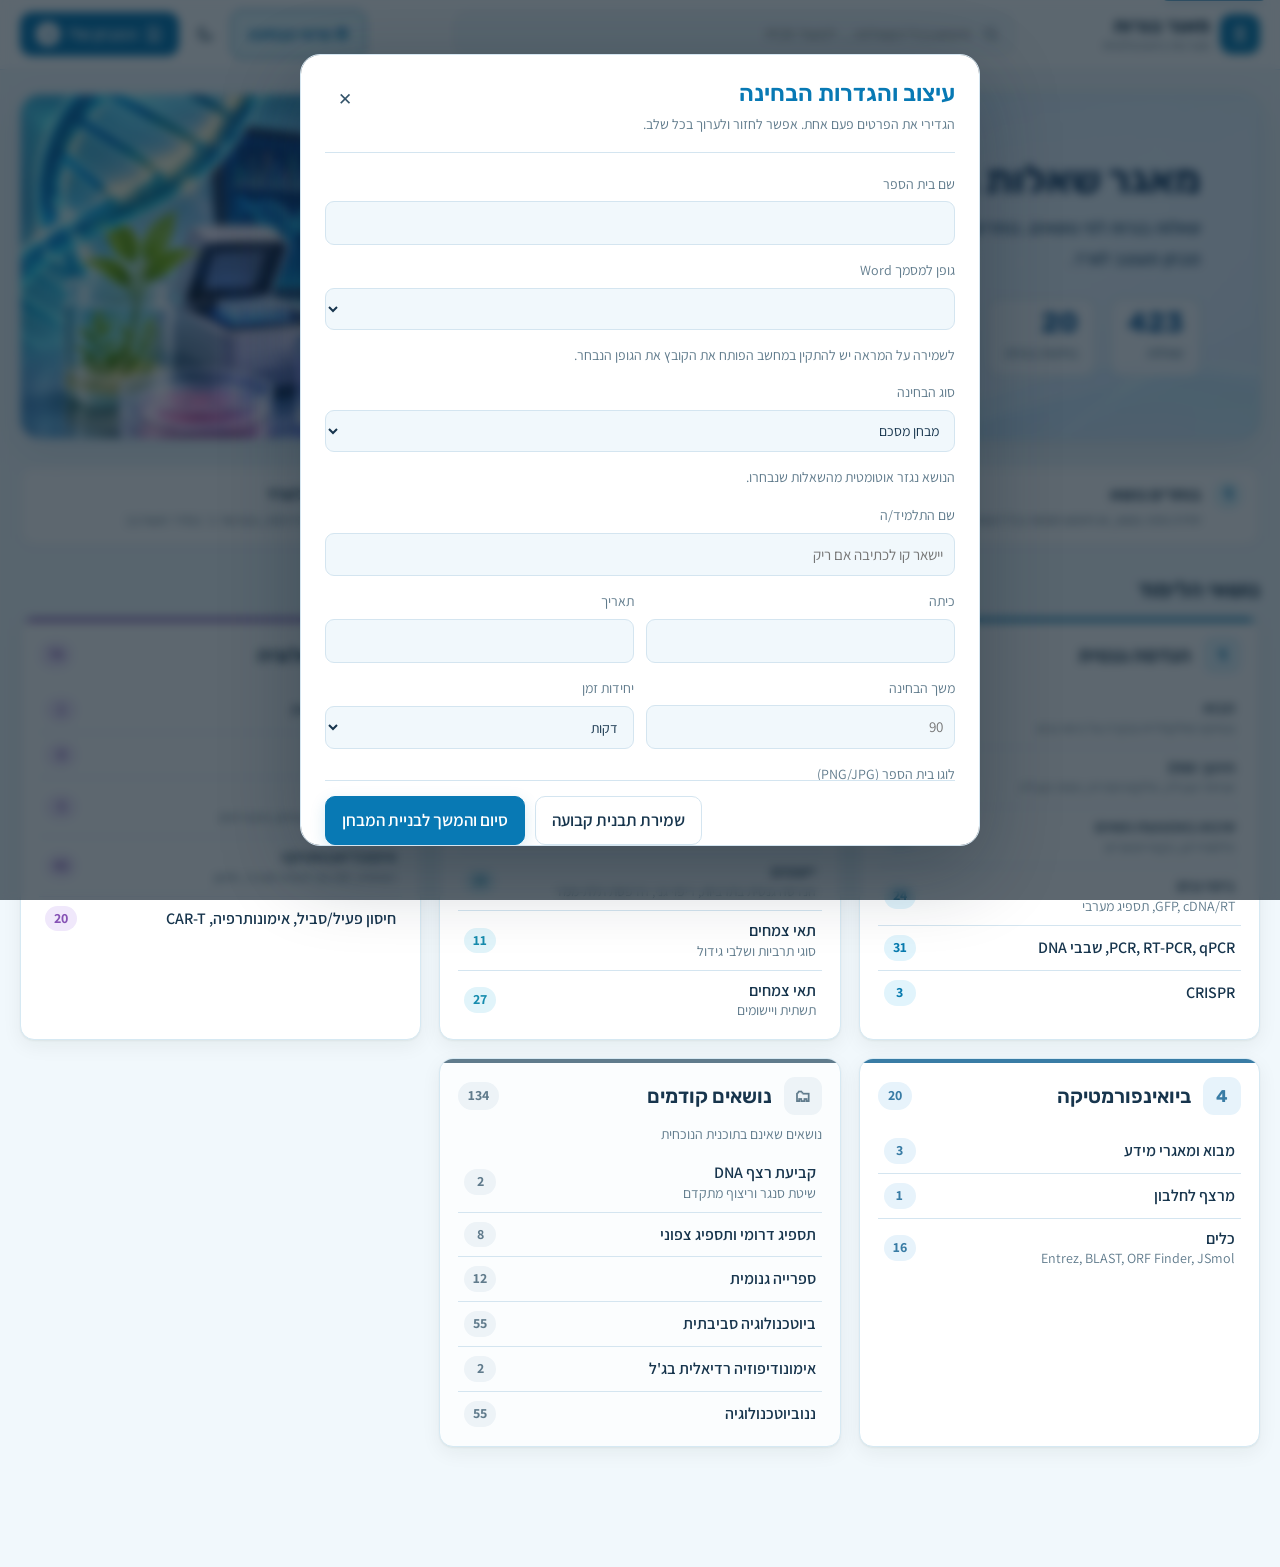
<file: docs/index.html>
<!doctype html>
<html lang="he" dir="rtl">
<head>
<meta charset="utf-8">
<meta name="viewport" content="width=device-width,initial-scale=1">
<title>מאגר הביוטכנולוגיה | מקיף ז׳ אשדוד</title>
<link rel="preconnect" href="https://fonts.googleapis.com">
<link rel="preconnect" href="https://fonts.gstatic.com" crossorigin>
<link rel="stylesheet" href="https://fonts.googleapis.com/css2?family=Assistant:wght@400;600;700&family=Rubik:wght@500;600;700&display=swap">
<link rel="stylesheet" href="style.css?v=13">
<script>
  // ערכת צבעים שנבחרה ידנית – לפני הציור, כדי שלא יהבהב
  try { const t = localStorage.getItem("bagrut-theme"); if (t) document.documentElement.dataset.theme = t; } catch (e) {}
</script>
</head>
<body>
<a class="skip" href="#results">דילוג לשאלות</a>

<header class="top">
  <a href="#" class="brand" aria-label="מאגר בגרות ביוטכנולוגיה – לדף הבית">
    <span class="logo" aria-hidden="true">
      <svg viewBox="0 0 32 32" width="22" height="22" fill="none" stroke="currentColor" stroke-width="2.2" stroke-linecap="round">
        <path d="M9 3c0 7 14 7 14 13S9 22 9 29"/><path d="M23 3c0 7-14 7-14 13s14 6 14 13"/>
        <path d="M11.5 8h9M11.5 24h9M13 12.5h6M13 19.5h6" stroke-width="1.8"/>
      </svg>
    </span>
    <span class="brand-text"><b>מאגר בגרות</b><small>מערכות ביוטכנולוגיות</small></span>
  </a>

  <form class="search" id="search-form" role="search" onsubmit="return false">
    <svg class="search-ico" viewBox="0 0 24 24" width="18" height="18" aria-hidden="true" fill="none" stroke="currentColor" stroke-width="2"><circle cx="11" cy="11" r="7"/><path d="m20 20-3.5-3.5"/></svg>
    <input id="search" type="search" placeholder="חיפוש בכל השאלות… למשל: PCR" aria-label="חיפוש שאלות" autocomplete="off">
  </form>

  <div class="top-actions">
    <button type="button" class="btn exam-settings-trigger" id="open-exam-settings">⚙ פרטי הבחינה</button>
    <button id="theme-toggle" class="icon-btn" type="button" aria-label="מצב כהה / בהיר" title="מצב כהה / בהיר">
      <svg class="i-moon" viewBox="0 0 24 24" width="20" height="20" fill="none" stroke="currentColor" stroke-width="2"><path d="M20 14.5A8 8 0 0 1 9.5 4 8 8 0 1 0 20 14.5Z"/></svg>
      <svg class="i-sun" viewBox="0 0 24 24" width="20" height="20" fill="none" stroke="currentColor" stroke-width="2"><circle cx="12" cy="12" r="4"/><path d="M12 2v2M12 20v2M4.9 4.9l1.4 1.4M17.7 17.7l1.4 1.4M2 12h2M20 12h2M4.9 19.1l1.4-1.4M17.7 6.3l1.4-1.4"/></svg>
    </button>
    <button id="cart-toggle" class="cart-btn" type="button" aria-controls="cart">
      <svg viewBox="0 0 24 24" width="18" height="18" fill="none" stroke="currentColor" stroke-width="2" aria-hidden="true"><path d="M8 3h8l3 3v15H5V3h3Z"/><path d="M9 10h6M9 14h6M9 18h4"/></svg>
      <span class="cart-btn-label">המבחן שלי</span>
      <span id="cart-count" class="count">0</span>
    </button>
  </div>
</header>

<div class="layout">
  <nav class="topics" id="topics" aria-label="נושאים"></nav>

  <main class="results" id="main">
    <div class="results-head" id="results-head">
      <nav id="crumbs" class="crumbs" aria-label="מיקום"></nav>
      <div class="title-row">
        <h1 id="results-title"></h1>
        <button type="button" id="topics-toggle" class="ghost-btn topics-toggle" aria-controls="topics" aria-expanded="false">כל הנושאים ▾</button>
      </div>
      <p id="results-sub" class="mute"></p>
      <div id="filters" class="filters" role="group" aria-label="סינון">
        <div class="seg" id="f-type" role="radiogroup" aria-label="סוג שאלה">
          <button type="button" data-type="" role="radio">הכול</button>
          <button type="button" data-type="open" role="radio">פתוחות</button>
          <button type="button" data-type="mc" role="radio">אמריקאיות</button>
          <button type="button" data-type="tf" role="radio">נכון / לא נכון</button>
        </div>
        <label class="select"><span class="sr">שנה</span>
          <select id="f-year"><option value="">כל השנים</option></select>
        </label>
        <label class="switch"><input type="checkbox" id="opt-online"><span class="track"></span> הסתרת שאלות עם כלים מקוונים</label>
        <label class="switch"><input type="checkbox" id="opt-source" checked><span class="track"></span> הפניה לבגרות</label>
        <button type="button" id="f-clear" class="link-btn" hidden>ניקוי סינון</button>
      </div>
    </div>
    <div id="results"></div>
  </main>
</div>

<div class="cartbar" id="cartbar" hidden>
  <div class="cartbar-in">
    <span id="cartbar-text"></span>
    <button type="button" id="cartbar-open" class="btn">לצפייה ועריכה</button>
  </div>
</div>

<div class="backdrop" id="backdrop" hidden></div>
<aside class="cart" id="cart" aria-label="המבחן שלי" aria-hidden="true">
  <div class="cart-head">
    <div>
      <h2>המבחן שלי</h2>
      <div id="cart-total" class="cart-total"></div>
    </div>
    <button id="cart-close" class="icon-btn" type="button" aria-label="סגירה">
      <svg viewBox="0 0 24 24" width="20" height="20" fill="none" stroke="currentColor" stroke-width="2"><path d="M6 6l12 12M18 6 6 18"/></svg>
    </button>
  </div>
  <div class="cart-body">
    <div id="cart-empty" class="cart-empty">
      <div class="empty-ico" aria-hidden="true">📝</div>
      <b>המבחן עדיין ריק</b>
      <p>לחצו על <span class="kbd">+ הוספה למבחן</span> ליד שאלה. אפשר לבחור סעיפים, לשנות ניקוד ולסדר מחדש.</p>
    </div>
    <ol id="cart-list" class="cart-list"></ol>

    <div class="exam-score-panel" id="exam-score-panel" role="status"></div>
    <button type="button" class="btn exam-settings-in-cart" id="cart-exam-settings">⚙ פרטי הבחינה ועיצוב הוורד</button>
    <div id="convert" class="convert"></div>
  </div>
  <div class="cart-foot">
    <div class="cart-actions">
      <button type="button" id="export-a" class="btn primary" disabled>
        <svg viewBox="0 0 24 24" width="18" height="18" fill="none" stroke="currentColor" stroke-width="2" aria-hidden="true"><path d="M12 3v12m0 0-4-4m4 4 4-4M5 21h14"/></svg>
        ייצוא לוורד</button>
      <button type="button" id="export-b" class="btn" disabled title="השאלות והאפשרויות בסדר מעורבב">טור ב׳</button>
    </div>
    <div class="cart-foot-row">
      <p id="export-status" class="mute small" role="status"></p>
      <button type="button" id="cart-clear" class="link-btn danger" hidden>ריקון המבחן</button>
    </div>
  </div>
</aside>

    <dialog class="exam-settings-modal" id="exam-settings-modal" aria-labelledby="exam-settings-heading">
      <div class="exam-modal-head"><div><h2 id="exam-settings-heading">עיצוב והגדרות הבחינה</h2><p>הגדירי את הפרטים פעם אחת. אפשר לחזור ולערוך בכל שלב.</p></div><button type="button" class="icon-btn" id="close-exam-settings" aria-label="סגירה">✕</button></div>
      <form id="header-form" class="header-form" autocomplete="off">
        <label>שם בית הספר <input name="school"></label>
        <label>גופן למסמך Word <select name="font"><option value="Arial">Arial — אריאל</option><option value="Tahoma">Tahoma — טהומה</option><option value="David">David — דוד / בן דוד</option><option value="Varela Round">Varela Round — ורלה ראונד</option></select></label><p class="mute small">לשמירה על המראה יש להתקין במחשב הפותח את הקובץ את הגופן הנבחר.</p>
        <label>סוג הבחינה <select name="exam"><option value="מבחן מסכם">מבחן מסכם</option><option value="מבחן">מבחן</option><option value="בוחן">בוחן</option><option value="מתכונת">מתכונת</option><option value="דף תרגול">דף תרגול</option></select></label><p class="mute small">הנושא נגזר אוטומטית מהשאלות שנבחרו.</p>
        <label>שם התלמיד/ה <input name="student" placeholder="יישאר קו לכתיבה אם ריק"></label>
        <div class="two">
          <label>כיתה <input name="cls"></label>
          <label>תאריך <input name="date"></label>
        </div>
        <div class="two"><label>משך הבחינה <input name="duration" type="number" min="1" step="1" placeholder="90"></label><label>יחידות זמן <select name="durationUnit"><option value="דקות">דקות</option><option value="שעות">שעות</option></select></label></div>
        <label>לוגו בית הספר (PNG/JPG) <input id="exam-logo" type="file" accept="image/png,image/jpeg"></label>
        <button type="button" class="link-btn" id="remove-logo">הסרת הלוגו</button>
        <small id="logo-status" class="mute">לא נבחר לוגו</small>
        <label>סידור השאלות <select name="layout"><option value="sections">חלוקה לחלקים לפי סוג השאלה</option><option value="order">לפי הסדר שבחרתי</option></select></label>
        <label>שורות תשובה כברירת מחדל לשאלות פתוחות <input name="answerLines" type="number" min="0" max="20" value="4"></label>
        <label>הוראות <textarea name="instructions" rows="3"></textarea></label>
        <p class="mute small">שדה ריק לא יודפס.</p>
      </form>
      <div class="exam-modal-foot"><button type="button" class="btn" id="save-template">שמירת תבנית קבועה</button><button type="button" class="btn primary" id="apply-exam-settings">סיום והמשך לבניית המבחן</button></div><span id="template-status" class="mute small"></span>
    </dialog>

<div class="toast" id="toast" role="status" aria-live="polite"></div>
<button type="button" class="to-top" id="to-top" aria-label="חזרה לראש העמוד" hidden>
  <svg viewBox="0 0 24 24" width="20" height="20" fill="none" stroke="currentColor" stroke-width="2"><path d="M12 19V5M5 12l7-7 7 7"/></svg>
</button>

<script src="vendor/docx-9.5.1.umd.js"></script>
<script src="data.js?v=9"></script>
<script src="app.js?v=13"></script>
<script src="export.js?v=17"></script>
</body>
</html>
</file>
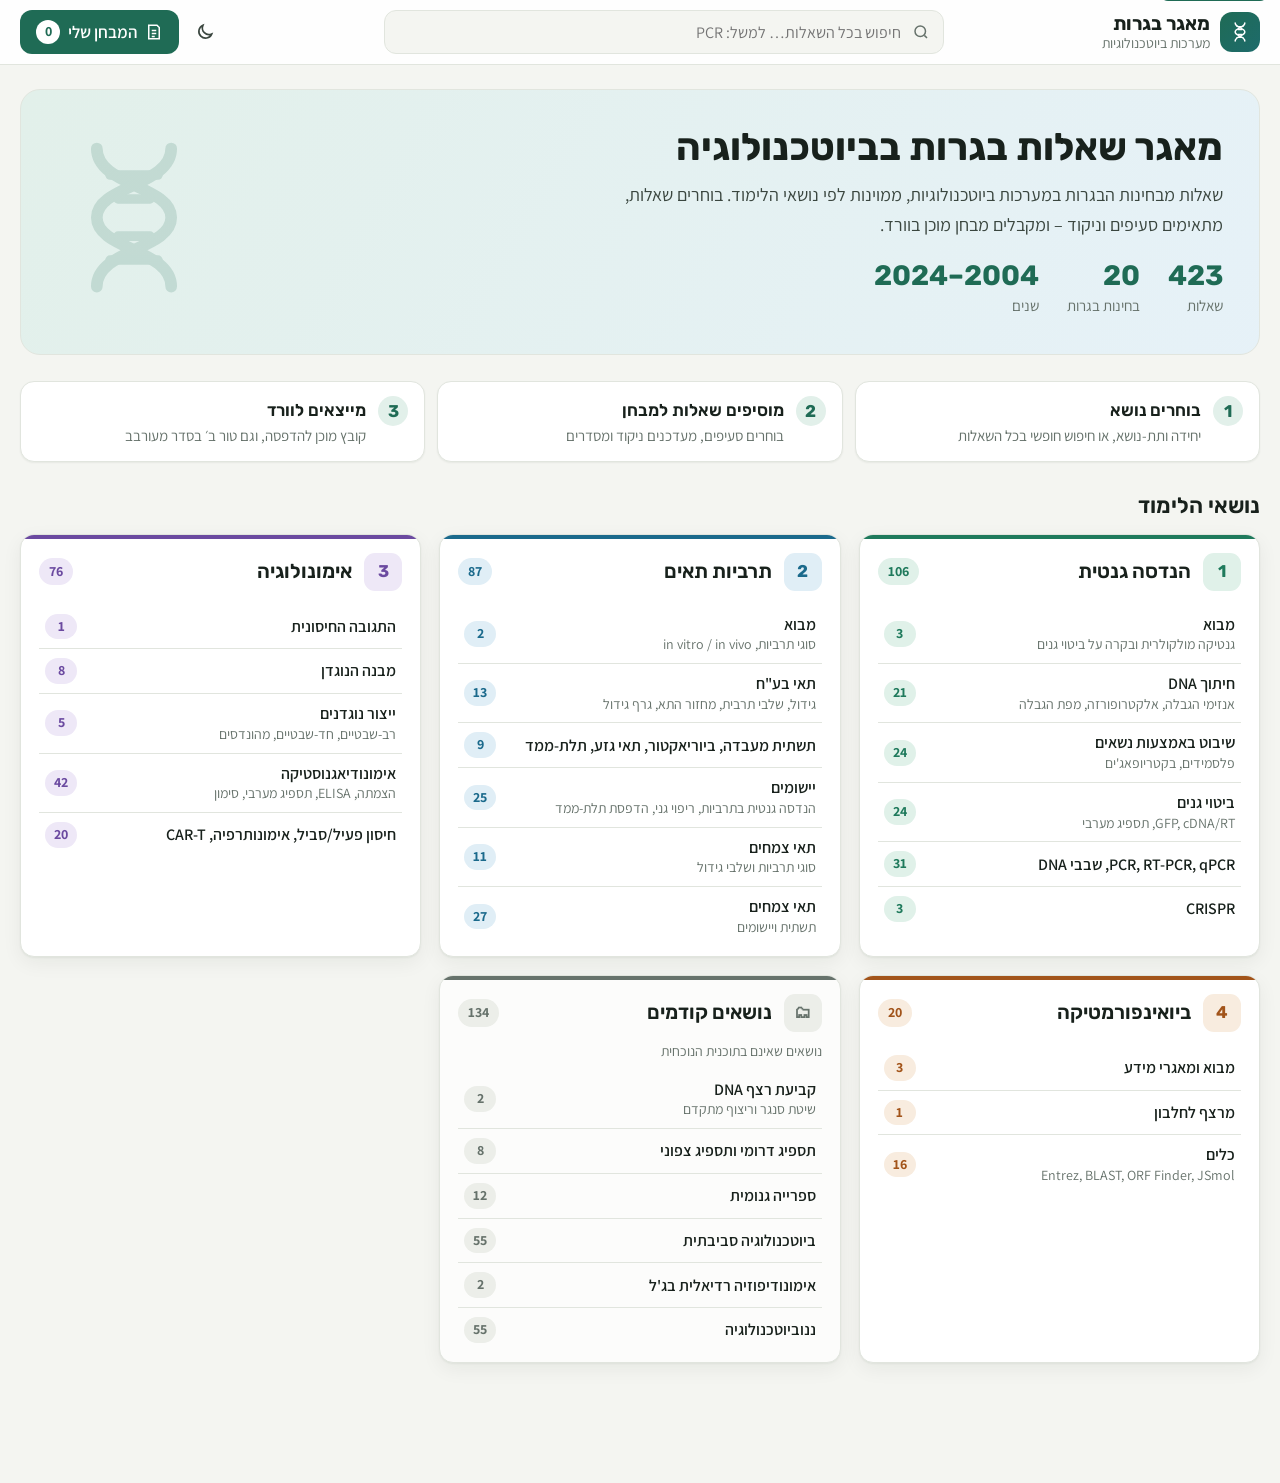
<file: site/index.html>
<!doctype html>
<html lang="he" dir="rtl">
<head>
<meta charset="utf-8">
<meta name="viewport" content="width=device-width,initial-scale=1">
<title>מאגר בגרות ביוטכנולוגיה</title>
<link rel="preconnect" href="https://fonts.googleapis.com">
<link rel="preconnect" href="https://fonts.gstatic.com" crossorigin>
<link rel="stylesheet" href="https://fonts.googleapis.com/css2?family=Assistant:wght@400;600;700&family=Rubik:wght@500;600;700&display=swap">
<link rel="stylesheet" href="style.css?v=9">
<script>
  // ערכת צבעים שנבחרה ידנית – לפני הציור, כדי שלא יהבהב
  try { const t = localStorage.getItem("bagrut-theme"); if (t) document.documentElement.dataset.theme = t; } catch (e) {}
</script>
</head>
<body>
<a class="skip" href="#results">דילוג לשאלות</a>

<header class="top">
  <a href="#" class="brand" aria-label="מאגר בגרות ביוטכנולוגיה – לדף הבית">
    <span class="logo" aria-hidden="true">
      <svg viewBox="0 0 32 32" width="22" height="22" fill="none" stroke="currentColor" stroke-width="2.2" stroke-linecap="round">
        <path d="M9 3c0 7 14 7 14 13S9 22 9 29"/><path d="M23 3c0 7-14 7-14 13s14 6 14 13"/>
        <path d="M11.5 8h9M11.5 24h9M13 12.5h6M13 19.5h6" stroke-width="1.8"/>
      </svg>
    </span>
    <span class="brand-text"><b>מאגר בגרות</b><small>מערכות ביוטכנולוגיות</small></span>
  </a>

  <form class="search" id="search-form" role="search" onsubmit="return false">
    <svg class="search-ico" viewBox="0 0 24 24" width="18" height="18" aria-hidden="true" fill="none" stroke="currentColor" stroke-width="2"><circle cx="11" cy="11" r="7"/><path d="m20 20-3.5-3.5"/></svg>
    <input id="search" type="search" placeholder="חיפוש בכל השאלות… למשל: PCR" aria-label="חיפוש שאלות" autocomplete="off">
  </form>

  <div class="top-actions">
    <button id="theme-toggle" class="icon-btn" type="button" aria-label="מצב כהה / בהיר" title="מצב כהה / בהיר">
      <svg class="i-moon" viewBox="0 0 24 24" width="20" height="20" fill="none" stroke="currentColor" stroke-width="2"><path d="M20 14.5A8 8 0 0 1 9.5 4 8 8 0 1 0 20 14.5Z"/></svg>
      <svg class="i-sun" viewBox="0 0 24 24" width="20" height="20" fill="none" stroke="currentColor" stroke-width="2"><circle cx="12" cy="12" r="4"/><path d="M12 2v2M12 20v2M4.9 4.9l1.4 1.4M17.7 17.7l1.4 1.4M2 12h2M20 12h2M4.9 19.1l1.4-1.4M17.7 6.3l1.4-1.4"/></svg>
    </button>
    <button id="cart-toggle" class="cart-btn" type="button" aria-controls="cart">
      <svg viewBox="0 0 24 24" width="18" height="18" fill="none" stroke="currentColor" stroke-width="2" aria-hidden="true"><path d="M8 3h8l3 3v15H5V3h3Z"/><path d="M9 10h6M9 14h6M9 18h4"/></svg>
      <span class="cart-btn-label">המבחן שלי</span>
      <span id="cart-count" class="count">0</span>
    </button>
  </div>
</header>

<div class="layout">
  <nav class="topics" id="topics" aria-label="נושאים"></nav>

  <main class="results" id="main">
    <div class="results-head" id="results-head">
      <nav id="crumbs" class="crumbs" aria-label="מיקום"></nav>
      <div class="title-row">
        <h1 id="results-title"></h1>
        <button type="button" id="topics-toggle" class="ghost-btn topics-toggle" aria-controls="topics" aria-expanded="false">כל הנושאים ▾</button>
      </div>
      <p id="results-sub" class="mute"></p>
      <div id="filters" class="filters" role="group" aria-label="סינון">
        <div class="seg" id="f-type" role="radiogroup" aria-label="סוג שאלה">
          <button type="button" data-type="" role="radio">הכול</button>
          <button type="button" data-type="open" role="radio">פתוחות</button>
          <button type="button" data-type="mc" role="radio">אמריקאיות</button>
          <button type="button" data-type="tf" role="radio">נכון / לא נכון</button>
        </div>
        <label class="select"><span class="sr">שנה</span>
          <select id="f-year"><option value="">כל השנים</option></select>
        </label>
        <label class="switch"><input type="checkbox" id="opt-online"><span class="track"></span> הסתרת שאלות עם כלים מקוונים</label>
        <label class="switch"><input type="checkbox" id="opt-source" checked><span class="track"></span> הפניה לבגרות</label>
        <button type="button" id="f-clear" class="link-btn" hidden>ניקוי סינון</button>
      </div>
    </div>
    <div id="results"></div>
  </main>
</div>

<div class="cartbar" id="cartbar" hidden>
  <div class="cartbar-in">
    <span id="cartbar-text"></span>
    <button type="button" id="cartbar-open" class="btn">לצפייה ועריכה</button>
  </div>
</div>

<div class="backdrop" id="backdrop" hidden></div>
<aside class="cart" id="cart" aria-label="המבחן שלי" aria-hidden="true">
  <div class="cart-head">
    <div>
      <h2>המבחן שלי</h2>
      <div id="cart-total" class="cart-total"></div>
    </div>
    <button id="cart-close" class="icon-btn" type="button" aria-label="סגירה">
      <svg viewBox="0 0 24 24" width="20" height="20" fill="none" stroke="currentColor" stroke-width="2"><path d="M6 6l12 12M18 6 6 18"/></svg>
    </button>
  </div>
  <div class="cart-body">
    <div id="cart-empty" class="cart-empty">
      <div class="empty-ico" aria-hidden="true">📝</div>
      <b>המבחן עדיין ריק</b>
      <p>לחצו על <span class="kbd">+ הוספה למבחן</span> ליד שאלה. אפשר לבחור סעיפים, לשנות ניקוד ולסדר מחדש.</p>
    </div>
    <ol id="cart-list" class="cart-list"></ol>
    <details class="exam-details" id="exam-details">
      <summary>פרטי הכותרת בקובץ הוורד</summary>
      <form id="header-form" class="header-form" autocomplete="off">
        <label>שם בית הספר <input name="school"></label>
        <label>שם המבחן <input name="exam"></label>
        <div class="two">
          <label>כיתה <input name="cls"></label>
          <label>תאריך <input name="date"></label>
        </div>
        <label>משך <input name="duration" placeholder="למשל: שעתיים"></label>
        <label>הוראות <textarea name="instructions" rows="3"></textarea></label>
        <p class="mute small">שדה ריק לא יודפס.</p>
      </form>
    </details>
    <div id="convert" class="convert"></div>
  </div>
  <div class="cart-foot">
    <div class="cart-actions">
      <button type="button" id="export-a" class="btn primary" disabled>
        <svg viewBox="0 0 24 24" width="18" height="18" fill="none" stroke="currentColor" stroke-width="2" aria-hidden="true"><path d="M12 3v12m0 0-4-4m4 4 4-4M5 21h14"/></svg>
        ייצוא לוורד</button>
      <button type="button" id="export-b" class="btn" disabled title="השאלות והאפשרויות בסדר מעורבב">טור ב׳</button>
    </div>
    <div class="cart-foot-row">
      <p id="export-status" class="mute small" role="status"></p>
      <button type="button" id="cart-clear" class="link-btn danger" hidden>ריקון המבחן</button>
    </div>
  </div>
</aside>

<div class="toast" id="toast" role="status" aria-live="polite"></div>
<button type="button" class="to-top" id="to-top" aria-label="חזרה לראש העמוד" hidden>
  <svg viewBox="0 0 24 24" width="20" height="20" fill="none" stroke="currentColor" stroke-width="2"><path d="M12 19V5M5 12l7-7 7 7"/></svg>
</button>

<script src="vendor/docx-9.5.1.umd.js"></script>
<script src="data.js?v=9"></script>
<script src="app.js?v=9"></script>
<script src="export.js?v=9"></script>
</body>
</html>
</file>
<file: docs/style.css>
/* ---------- צבעים ---------- */
:root {
  --bg: #f1f8fc; --bg2: #e7f3fa; --card: #ffffff; --ink: #17354d; --ink2: #34546a; --mute: #607b8c; --line: #d4e5f0;
  --acc: #0879b4; --acc-hover: #056493; --acc-soft: #e0f5fb; --acc-ink: #ffffff;
  --warn: #8a5a00; --warnbg: #fff4dc; --info: #126a9e; --infobg: #e5f5fd; --danger: #b3261e;
  --ge: #087baf; --ge-soft: #e1f4fc; --cc: #168cae; --cc-soft: #e1f4fa;
  --im: #8652b5; --im-soft: #f0e8fb; --bi: #397ca5; --bi-soft: #e7f3fb; --old: #607b8c; --old-soft: #edf3f7;
  --mark: #fff0a8;
  --shadow-sm: 0 1px 2px rgba(20, 30, 24, .06);
  --shadow: 0 1px 2px rgba(20, 30, 24, .05), 0 6px 20px rgba(20, 30, 24, .06);
  --shadow-lg: 0 10px 40px rgba(20, 30, 24, .18);
  --r: 14px; --r-sm: 9px;
  --head: "Rubik", "Assistant", "Arial Hebrew", Arial, sans-serif;
  --body: "Assistant", "Arial Hebrew", Arial, sans-serif;
  color-scheme: light;
}
@media (prefers-color-scheme: dark) {
  :root:not([data-theme="light"]) {
    --bg: #111513; --bg2: #181d1a; --card: #1a201c; --ink: #e8ede9; --ink2: #c4cdc7; --mute: #97a39c; --line: #2b332e;
    --acc: #6fcca5; --acc-hover: #8ad8b7; --acc-soft: #1d3329; --acc-ink: #0d2219;
    --warn: #f0c46a; --warnbg: #2d2514; --info: #9cc4ee; --infobg: #16263a; --danger: #ff8a80;
    --ge: #6fcca5; --ge-soft: #1c3229; --cc: #7cc3e3; --cc-soft: #172b36;
    --im: #bba3e6; --im-soft: #292138; --bi: #eba870; --bi-soft: #33251a; --old: #a7b2ab; --old-soft: #242a26;
    --mark: #5c4d0f;
    --shadow-sm: none; --shadow: 0 1px 0 rgba(255,255,255,.02); --shadow-lg: 0 10px 40px rgba(0,0,0,.5);
    color-scheme: dark;
  }
}
:root[data-theme="dark"] {
  --bg: #111513; --bg2: #181d1a; --card: #1a201c; --ink: #e8ede9; --ink2: #c4cdc7; --mute: #97a39c; --line: #2b332e;
  --acc: #6fcca5; --acc-hover: #8ad8b7; --acc-soft: #1d3329; --acc-ink: #0d2219;
  --warn: #f0c46a; --warnbg: #2d2514; --info: #9cc4ee; --infobg: #16263a; --danger: #ff8a80;
  --ge: #6fcca5; --ge-soft: #1c3229; --cc: #7cc3e3; --cc-soft: #172b36;
  --im: #bba3e6; --im-soft: #292138; --bi: #eba870; --bi-soft: #33251a; --old: #a7b2ab; --old-soft: #242a26;
  --mark: #5c4d0f;
  --shadow-sm: none; --shadow: 0 1px 0 rgba(255,255,255,.02); --shadow-lg: 0 10px 40px rgba(0,0,0,.5);
  color-scheme: dark;
}
.u-GE { --u: var(--ge); --u-soft: var(--ge-soft); }
.u-CC { --u: var(--cc); --u-soft: var(--cc-soft); }
.u-IM { --u: var(--im); --u-soft: var(--im-soft); }
.u-BI { --u: var(--bi); --u-soft: var(--bi-soft); }
.u-OLD { --u: var(--old); --u-soft: var(--old-soft); }

/* ---------- בסיס ---------- */
* { box-sizing: border-box; }
[hidden] { display: none !important; }
html { scroll-padding-top: 84px; }
body { margin: 0; background: var(--bg); color: var(--ink); font: 17px/1.7 var(--body);
  -webkit-font-smoothing: antialiased; }
h1, h2, h3 { font-family: var(--head); font-weight: 600; line-height: 1.25; }
button, input, select, textarea { font: inherit; color: inherit; }
button { cursor: pointer; }
button:disabled { cursor: not-allowed; opacity: .5; }
a { color: var(--acc); }
:focus-visible { outline: 2.5px solid var(--acc); outline-offset: 2px; border-radius: 6px; }
.mute { color: var(--mute); }
.small { font-size: 14px; }
.sr { position: absolute; width: 1px; height: 1px; overflow: hidden; clip: rect(0 0 0 0); }
.skip { position: absolute; top: -40px; inset-inline-start: 12px; background: var(--acc); color: var(--acc-ink);
  padding: 6px 12px; border-radius: 8px; z-index: 50; }
.skip:focus { top: 8px; }
mark { background: var(--mark); color: inherit; border-radius: 3px; padding: 0 1px; }

/* כפתורים */
.btn { display: inline-flex; align-items: center; justify-content: center; gap: 8px; border: 1px solid var(--line);
  background: var(--card); color: var(--ink); border-radius: 10px; padding: 9px 16px; font-weight: 600;
  transition: background .15s, border-color .15s, transform .05s; }
.btn:hover:not(:disabled) { border-color: var(--acc); color: var(--acc); }
.btn:active:not(:disabled) { transform: translateY(1px); }
.btn.primary { background: var(--acc); border-color: var(--acc); color: var(--acc-ink); }
.btn.primary:hover:not(:disabled) { background: var(--acc-hover); color: var(--acc-ink); }
.icon-btn { display: inline-grid; place-items: center; width: 40px; height: 40px; border-radius: 10px;
  background: none; border: 1px solid transparent; color: var(--ink2); }
.icon-btn:hover { background: var(--bg2); }
.ghost-btn { background: none; border: 1px solid var(--line); border-radius: 99px; padding: 4px 14px; font-size: 15px; color: var(--ink2); }
.link-btn { background: none; border: 0; padding: 2px 4px; color: var(--acc); font-size: 15px; font-weight: 600; }
.link-btn:hover { text-decoration: underline; }
.link-btn.danger { color: var(--danger); font-weight: 400; font-size: 14px; }
.kbd { white-space: nowrap; font-weight: 600; color: var(--acc); }

/* ---------- כותרת עליונה ---------- */
.top { position: sticky; top: 0; z-index: 20; display: flex; align-items: center; gap: 20px;
  padding: 10px max(20px, calc((100vw - 1440px) / 2)); background: color-mix(in srgb, var(--card) 88%, transparent);
  backdrop-filter: saturate(1.4) blur(10px); border-bottom: 1px solid var(--line); }
.brand { display: flex; align-items: center; gap: 10px; text-decoration: none; color: var(--ink); flex: none; }
.logo { display: grid; place-items: center; width: 40px; height: 40px; border-radius: 12px;
  background: linear-gradient(135deg, var(--acc), color-mix(in srgb, var(--acc) 60%, var(--cc))); color: var(--acc-ink); }
.brand-text { display: flex; flex-direction: column; line-height: 1.15; }
.brand-text b { font-family: var(--head); font-size: 19px; font-weight: 700; }
.brand-text small { font-size: 14px; color: var(--mute); }
.search { position: relative; flex: 1; max-width: 560px; margin-inline: auto; }
.search input { width: 100%; height: 44px; border: 1px solid var(--line); background: var(--bg); border-radius: 12px;
  padding-inline: 42px 14px; font-size: 16px; transition: border-color .15s, background .15s, box-shadow .15s; }
.search input:focus { outline: none; background: var(--card); border-color: var(--acc); box-shadow: 0 0 0 4px var(--acc-soft); }
.search-ico { position: absolute; inset-inline-start: 14px; top: 13px; color: var(--mute); pointer-events: none; }
.top-actions { display: flex; align-items: center; gap: 6px; flex: none; }
.cart-btn { display: inline-flex; align-items: center; gap: 8px; height: 44px; padding: 0 16px; border-radius: 12px;
  background: var(--acc); color: var(--acc-ink); border: 0; font-weight: 600; transition: background .15s; }
.cart-btn:hover { background: var(--acc-hover); }
.cart-btn .count { min-width: 24px; height: 24px; padding: 0 7px; border-radius: 99px; display: inline-grid; place-items: center;
  background: var(--acc-ink); color: var(--acc); font-size: 14px; font-weight: 700; }
.cart-btn.bump .count { animation: bump .35s ease; }
@keyframes bump { 40% { transform: scale(1.35); } }
:root .i-sun { display: none; }
:root[data-theme="dark"] .i-sun { display: block; }
:root[data-theme="dark"] .i-moon { display: none; }
@media (prefers-color-scheme: dark) {
  :root:not([data-theme="light"]) .i-sun { display: block; }
  :root:not([data-theme="light"]) .i-moon { display: none; }
}

/* ---------- פריסה ---------- */
.layout { display: grid; grid-template-columns: 290px minmax(0, 1fr); gap: 28px;
  max-width: 1440px; margin: 0 auto; padding: 24px 20px 120px; align-items: start; }
body.dash .layout { grid-template-columns: minmax(0, 1fr); }
body.dash .topics, body.dash .filters, body.dash .topics-toggle { display: none; }

/* ---------- עץ נושאים ---------- */
.topics { position: sticky; top: 88px; max-height: calc(100vh - 108px); overflow: auto; overscroll-behavior: contain;
  background: var(--card); border: 1px solid var(--line); border-radius: var(--r); padding: 10px; box-shadow: var(--shadow-sm); }
.unit + .unit { margin-top: 2px; }
.unit.folder { border-top: 1px dashed var(--line); margin-top: 8px; padding-top: 8px; }
.topic-btn { display: flex; width: 100%; align-items: center; gap: 10px; text-align: start;
  background: none; border: 0; color: var(--ink); padding: 7px 10px; border-radius: 10px; line-height: 1.35; }
.topic-btn:hover { background: var(--bg); }
.topic-btn .label { flex: 1; }
.topic-btn .n { flex: none; color: var(--mute); font-size: 14px; font-variant-numeric: tabular-nums; }
.unit-btn { font-family: var(--head); font-weight: 600; font-size: 16px; }
.unit-btn .dot { flex: none; width: 10px; height: 10px; border-radius: 50%; background: var(--u); }
.unit-btn .chev { flex: none; color: var(--mute); transition: transform .2s; font-size: 12px; }
.unit.open .unit-btn .chev { transform: rotate(180deg); }
.subs { display: none; margin: 2px 0 6px; padding-inline-start: 14px; border-inline-start: 2px solid var(--u-soft); margin-inline-start: 14px; }
.unit.open .subs { display: block; }
.sub-btn { font-size: 15px; padding: 6px 10px; }
.sub-btn.empty { color: var(--mute); }
.topic-btn.active { background: var(--u-soft); color: var(--u); font-weight: 700; }
.topic-btn.active .n { color: var(--u); }

/* ---------- כותרת תוצאות וסינון ---------- */
.results { min-width: 0; }
.crumbs { font-size: 15px; color: var(--mute); min-height: 1.4em; }
.crumbs a { color: var(--mute); text-decoration: none; }
.crumbs a:hover { color: var(--acc); text-decoration: underline; }
.title-row { display: flex; align-items: center; gap: 12px; justify-content: space-between; }
.results-head h1 { margin: 2px 0 2px; font-size: 30px; }
.results-head > p { margin: 0 0 14px; }
.topics-toggle { display: none; }
.filters { display: flex; flex-wrap: wrap; align-items: center; gap: 10px 18px; padding: 10px 12px; margin-bottom: 18px;
  background: var(--card); border: 1px solid var(--line); border-radius: var(--r); box-shadow: var(--shadow-sm); font-size: 15px; }
.seg { display: inline-flex; background: var(--bg); border-radius: 10px; padding: 3px; gap: 2px; }
.seg button { border: 0; background: none; padding: 5px 12px; border-radius: 8px; color: var(--ink2); font-size: 15px; }
.seg button:hover { color: var(--ink); }
.seg button[aria-checked="true"] { background: var(--card); color: var(--acc); font-weight: 700; box-shadow: var(--shadow-sm), 0 0 0 1px var(--line); }
.select select { height: 36px; border: 1px solid var(--line); border-radius: 10px; background: var(--bg); padding: 0 10px; font-size: 15px; }
.switch { display: inline-flex; align-items: center; gap: 8px; cursor: pointer; color: var(--ink2); user-select: none; }
.switch input { position: absolute; opacity: 0; }
.switch .track { position: relative; flex: none; width: 34px; height: 20px; border-radius: 99px; background: var(--line); transition: background .15s; }
.switch .track::after { content: ""; position: absolute; top: 3px; inset-inline-start: 3px; width: 14px; height: 14px; border-radius: 50%;
  background: #fff; box-shadow: 0 1px 2px rgba(0,0,0,.25); transition: inset-inline-start .15s; }
.switch input:checked + .track { background: var(--acc); }
.switch input:checked + .track::after { inset-inline-start: 17px; }
.switch input:focus-visible + .track { outline: 2.5px solid var(--acc); outline-offset: 2px; }
.group-title { font-size: 18px; color: var(--ink2); margin: 34px 0 12px; display: flex; align-items: center; gap: 10px; }
.group-title::after { content: ""; flex: 1; height: 1px; background: var(--line); }

/* ---------- דף הבית ---------- */
.hero { position: relative; overflow: hidden; border-radius: 20px; padding: 34px 36px; margin-bottom: 26px;
  background: linear-gradient(120deg, var(--acc-soft), color-mix(in srgb, var(--cc-soft) 80%, var(--card)));
  border: 1px solid var(--line); }
.hero h1 { margin: 0 0 8px; font-size: clamp(26px, 3.4vw, 38px); font-weight: 700; }
.hero p { margin: 0; max-width: 640px; color: var(--ink2); font-size: 18px; }
.hero .helix { position: absolute; inset-inline-end: 28px; top: 50%; transform: translateY(-50%); width: 170px; color: var(--acc); opacity: .16; }
.stats { display: flex; flex-wrap: wrap; gap: 10px 28px; margin-top: 20px; }
.stat b { display: block; font-family: var(--head); font-size: 28px; line-height: 1.1; color: var(--acc); }
.stat span { font-size: 15px; color: var(--mute); }
.steps { display: grid; grid-template-columns: repeat(3, minmax(0, 1fr)); gap: 12px; margin: 0 0 30px; padding: 0; list-style: none; counter-reset: st; }
.steps li { counter-increment: st; display: flex; gap: 12px; align-items: flex-start; background: var(--card);
  border: 1px solid var(--line); border-radius: var(--r); padding: 14px 16px; box-shadow: var(--shadow-sm); }
.steps li::before { content: counter(st); flex: none; width: 30px; height: 30px; border-radius: 50%; display: grid; place-items: center;
  background: var(--acc-soft); color: var(--acc); font-weight: 700; font-family: var(--head); }
.steps b { display: block; font-family: var(--head); font-weight: 600; }
.steps span { font-size: 15px; color: var(--mute); line-height: 1.45; display: block; }
.section-title { font-size: 22px; margin: 0 0 14px; }
.dash-grid { display: grid; grid-template-columns: repeat(auto-fill, minmax(320px, 1fr)); gap: 18px; }
.ucard { background: var(--card); border: 1px solid var(--line); border-radius: var(--r); padding: 18px 18px 10px;
  display: flex; flex-direction: column; box-shadow: var(--shadow); position: relative; overflow: hidden; }
.ucard::before { content: ""; position: absolute; inset: 0 0 auto; height: 4px; background: var(--u); }
.ucard.folder { background: color-mix(in srgb, var(--card) 70%, var(--bg)); }
.ucard-head { display: flex; align-items: center; gap: 12px; text-decoration: none; color: var(--ink);
  border-radius: 10px; padding: 6px; margin: -6px -6px 8px; }
.ucard-head:hover { background: var(--u-soft); }
.unum { flex: none; width: 38px; height: 38px; border-radius: 11px; background: var(--u-soft); color: var(--u);
  display: grid; place-items: center; font-weight: 700; font-size: 17px; font-family: var(--head); }
.uname { flex: 1; font-family: var(--head); font-size: 20px; font-weight: 600; line-height: 1.25; }
.ucount { flex: none; font-size: 14px; color: var(--u); font-weight: 700; background: var(--u-soft); border-radius: 99px; padding: 2px 10px; }
.unote { margin: -6px 0 6px; font-size: 14px; color: var(--mute); }
.slist { list-style: none; margin: 0; padding: 0; }
.slist li + li { border-top: 1px solid var(--line); }
.srow { display: flex; align-items: center; gap: 12px; padding: 9px 6px; text-decoration: none; color: var(--ink); border-radius: 8px; }
.srow:hover { background: var(--u-soft); }
.srow:hover .stitle { color: var(--u); }
.stext { flex: 1; display: flex; flex-direction: column; line-height: 1.35; }
.stitle { font-weight: 600; font-size: 16px; }
.sdetail { font-size: 14px; color: var(--mute); }
.pill { flex: none; min-width: 32px; text-align: center; border-radius: 99px; padding: 1px 9px;
  font-size: 14px; font-weight: 700; background: var(--u-soft); color: var(--u); font-variant-numeric: tabular-nums; }
.srow.empty .stitle { color: var(--mute); font-weight: 400; }
.srow.empty .pill { background: none; color: var(--mute); font-weight: 400; }

/* ---------- כרטיס שאלה ---------- */
.qcard { position: relative; background: var(--card); border: 1px solid var(--line); border-radius: var(--r);
  padding: 20px 24px 18px; margin-bottom: 18px; box-shadow: var(--shadow); transition: border-color .2s, box-shadow .2s; }
.qcard::before { content: ""; position: absolute; inset-block: 18px; inset-inline-start: 0; width: 4px; border-start-end-radius: 4px; border-end-end-radius: 4px; background: var(--u); }
.qcard.in-cart { border-color: var(--acc); box-shadow: 0 0 0 1.5px var(--acc), var(--shadow); }
.qhead { display: flex; gap: 16px; align-items: flex-start; justify-content: space-between;
  padding-bottom: 12px; margin-bottom: 4px; border-bottom: 1px solid var(--line); }
.qpath { font-size: 15px; color: var(--mute); margin-bottom: 6px; }
.qpath b { color: var(--u); font-weight: 700; }
.chips { display: flex; flex-wrap: wrap; gap: 6px; }
.chip { display: inline-flex; align-items: center; gap: 4px; font-size: 13.5px; line-height: 1.5; border-radius: 99px; padding: 1px 10px;
  background: var(--bg); color: var(--ink2); white-space: nowrap; }
.chip.pts { font-weight: 700; color: var(--ink); }
.chip.src { background: none; border: 1px solid var(--line); color: var(--mute); }
.chip.tag-old { background: var(--warnbg); color: var(--warn); }
.chip.tag-online { background: var(--infobg); color: var(--info); }
.chip.tag-intro { background: var(--acc-soft); color: var(--acc); }
body.hide-source .srcref { display: none; }
.add-btn { flex: none; display: inline-flex; align-items: center; gap: 6px; border: 1.5px solid var(--acc); background: var(--acc);
  color: var(--acc-ink); border-radius: 10px; padding: 7px 16px; font-weight: 700; font-size: 15px; transition: background .15s, color .15s; }
.add-btn:hover { background: var(--acc-hover); border-color: var(--acc-hover); }
.add-btn.added { background: var(--acc-soft); color: var(--acc); border-color: transparent; }
.add-btn.added:hover { background: var(--card); border-color: var(--danger); color: var(--danger); }
.add-btn.added:hover .when-added { display: none; }
.add-btn .when-hover { display: none; }
.add-btn.added:hover .when-hover { display: inline; }

.stem { margin: 12px 0; white-space: pre-line; }
.item { display: grid; grid-template-columns: 34px minmax(0, 1fr); gap: 0 12px; padding: 14px 0 6px; border-top: 1px dashed var(--line); }
.stem + .item, .fig + .item, .passage + .item { border-top: 0; }
.item-label { width: 30px; height: 30px; border-radius: 50%; display: grid; place-items: center; margin-top: 2px;
  background: var(--u-soft); color: var(--u); font-weight: 700; font-family: var(--head); font-size: 15px; }
.item-label.long { font-size: 12.5px; }
.item-meta { display: flex; flex-wrap: wrap; gap: 6px; margin-bottom: 2px; }
.sub { font-size: 13.5px; color: var(--u); font-weight: 600; }
.intro, .text { white-space: pre-line; margin: 4px 0 8px; }
.intro { color: var(--ink2); }
.results, .cart { overflow-wrap: anywhere; }
.fig { display: block; max-width: 100%; max-height: 400px; margin: 12px 0; background: #fff; border-radius: 10px;
  border: 1px solid var(--line); padding: 6px; cursor: zoom-in; }
.opts { padding-inline-start: 34px; margin: 8px 0; }
.opts li { margin: 5px 0; white-space: pre-line; padding-inline-start: 4px; }
.opts li::marker { color: var(--mute); font-weight: 700; }
.opts.hebrew { list-style: hebrew; }
.opts.upper-roman { list-style: upper-roman; }
.tablewrap { max-width: 100%; overflow-x: auto; margin: 10px 0; }
table.qt { border-collapse: separate; border-spacing: 0; font-size: 15.5px; border: 1px solid var(--line); border-radius: 10px; overflow: hidden; }
table.qt td, table.qt th { border-bottom: 1px solid var(--line); border-inline-start: 1px solid var(--line); padding: 6px 12px; text-align: start; vertical-align: top; }
table.qt tr > :first-child { border-inline-start: 0; }
table.qt tr:last-child > * { border-bottom: 0; }
table.qt th { background: var(--bg); font-weight: 700; }

.bank { font-size: 15px; background: var(--bg); border-radius: 10px; padding: 6px 12px; margin: 8px 0; display: inline-block; }
.notice { font-size: 15px; border-radius: 10px; padding: 10px 14px; margin: 12px 0 2px; display: flex; gap: 10px; align-items: flex-start; }
.notice::before { flex: none; font-size: 16px; line-height: 1.5; }
.notice.warn { background: var(--warnbg); color: var(--warn); }
.notice.warn::before { content: "⚠"; }
.notice.info { background: var(--infobg); color: var(--info); }
.notice.info::before { content: "ⓘ"; }
.notice a { color: inherit; font-weight: 700; }

.passage { background: var(--bg); border-radius: 12px; padding: 16px 20px; margin: 12px 0 14px; border-inline-start: 4px solid var(--u); }
.passage .pkicker { font-size: 13px; font-weight: 700; color: var(--u); letter-spacing: .02em; }
.passage h3 { margin: 2px 0 6px; font-size: 19px; }
.passage .ptext { white-space: pre-line; font-size: 16.5px; }
.passage .credit { font-size: 14px; color: var(--mute); margin-bottom: 0; }

.wordbank { border: 1px solid color-mix(in srgb, var(--acc) 40%, var(--line)); background: color-mix(in srgb, var(--acc-soft) 45%, var(--card));
  border-radius: 12px; padding: 8px 14px 12px; margin: 10px 0; }
.wordbank b { display: block; font-size: 14px; color: var(--acc); margin-bottom: 6px; }
.wordbank ul { list-style: none; margin: 0; padding: 0; display: flex; flex-wrap: wrap; gap: 6px; }
.wordbank li { background: var(--card); border: 1px solid var(--line); border-radius: 8px; padding: 2px 11px; font-size: 15px; box-shadow: var(--shadow-sm); }

.empty-state { text-align: center; padding: 56px 20px; background: var(--card); border: 1px dashed var(--line); border-radius: var(--r); }
.empty-state b { display: block; font-family: var(--head); font-size: 20px; margin-bottom: 4px; }
.empty-state p { margin: 0 0 14px; color: var(--mute); }
.empty-state .empty-ico { font-size: 34px; margin-bottom: 6px; }

/* ---------- המבחן שלי (מגירה) ---------- */
.backdrop { position: fixed; inset: 0; z-index: 30; background: rgba(10, 16, 12, .38); animation: fade .2s; }
@keyframes fade { from { opacity: 0; } }
.cart { position: fixed; z-index: 31; top: 0; bottom: 0; left: 0; width: min(440px, 100vw); display: flex; flex-direction: column;
  background: var(--card); box-shadow: var(--shadow-lg); transform: translateX(-104%); transition: transform .25s cubic-bezier(.2,.8,.2,1);
  visibility: hidden; }
.cart.open { transform: none; visibility: visible; }
.cart-head { display: flex; justify-content: space-between; align-items: flex-start; gap: 12px; padding: 18px 20px 14px; border-bottom: 1px solid var(--line); }
.cart-head h2 { margin: 0; font-size: 22px; }
.cart-total { font-size: 15px; color: var(--mute); }
.cart-total b { color: var(--ink); }
.cart-total .warn { color: var(--warn); }
.cart-body { flex: 1; overflow: auto; padding: 14px 20px; overscroll-behavior: contain; }
.cart-empty { text-align: center; padding: 28px 10px 18px; color: var(--mute); }
.cart-empty b { display: block; color: var(--ink); font-family: var(--head); font-size: 18px; }
.cart-empty p { margin: 6px 0 0; font-size: 15px; }
.empty-ico { font-size: 32px; }
.cart-list { padding: 0; margin: 0 0 14px; list-style: none; counter-reset: cq; }
.cart-q { position: relative; border: 1px solid var(--line); border-radius: 12px; padding: 10px 12px 10px; margin-bottom: 10px;
  counter-increment: cq; background: var(--card); }
.cart-q::before { content: ""; position: absolute; inset-block: 10px; inset-inline-start: -1px; width: 3px; border-radius: 3px; background: var(--u); }
.cart-q-head { display: flex; gap: 8px; align-items: flex-start; }
.cart-q-num::before { content: counter(cq); display: grid; place-items: center; width: 26px; height: 26px; border-radius: 50%;
  background: var(--bg); font-weight: 700; font-size: 14px; }
.cart-q-title { flex: 1; font-size: 15.5px; line-height: 1.35; min-width: 0; }
.cart-q-title a { color: var(--ink); font-weight: 600; text-decoration: none; }
.cart-q-title a:hover { color: var(--acc); text-decoration: underline; }
.cart-q-title small { display: block; color: var(--mute); font-size: 13.5px; }
.cart-q-tools { display: flex; gap: 2px; flex: none; }
.mini { width: 28px; height: 28px; display: grid; place-items: center; background: none; border: 1px solid transparent; color: var(--mute);
  border-radius: 7px; font-size: 13px; padding: 0; }
.mini:hover:not(:disabled) { background: var(--bg); color: var(--ink); }
.mini.rm:hover { color: var(--danger); }
.mini:disabled { opacity: .3; }
.cart-q-row { display: flex; flex-wrap: wrap; align-items: center; gap: 6px 14px; margin: 8px 0 0; padding-inline-start: 34px; font-size: 14px; }
.cart-items { display: flex; flex-wrap: wrap; gap: 4px; }
.cart-items label { position: relative; }
.cart-items input { position: absolute; opacity: 0; }
.cart-items span { display: inline-grid; place-items: center; min-width: 30px; height: 26px; padding: 0 6px; border-radius: 7px;
  border: 1px solid var(--line); color: var(--mute); cursor: pointer; font-weight: 600; text-decoration: line-through; }
.cart-items input:checked + span { background: var(--u-soft); color: var(--u); border-color: transparent; text-decoration: none; }
.cart-items input:focus-visible + span { outline: 2px solid var(--acc); outline-offset: 1px; }
.cart-pts { display: inline-flex; align-items: center; gap: 6px; color: var(--mute); }
.cart-pts input { width: 4.2em; height: 28px; border: 1px solid var(--line); border-radius: 7px; background: var(--bg); padding: 0 6px; text-align: center; }
.cart-msg { font-size: 13.5px; color: var(--warn); margin-top: 6px; padding-inline-start: 34px; }
.exam-details { border: 1px solid var(--line); border-radius: 12px; padding: 10px 14px; margin-bottom: 12px; }
.exam-details summary { cursor: pointer; font-weight: 600; font-size: 16px; }
.exam-details[open] summary { margin-bottom: 8px; }
.header-form { display: grid; gap: 8px; }
.header-form .two { display: grid; grid-template-columns: 1fr 1fr; gap: 8px; }
.header-form label { display: grid; gap: 2px; font-size: 14px; color: var(--mute); }
.header-form input, .header-form textarea { font-size: 15px; color: var(--ink); background: var(--bg); border: 1px solid var(--line);
  border-radius: 8px; padding: 6px 10px; }
.header-form input:focus, .header-form textarea:focus { outline: none; border-color: var(--acc); background: var(--card); }
.header-form p { margin: 0; }
.convert { font-size: 14px; }
.convert:empty { display: none; }
.convert { background: var(--bg); border-radius: 12px; padding: 10px 12px; }
.convert table { border-collapse: collapse; margin-top: 6px; width: 100%; }
.convert td, .convert th { border: 1px solid var(--line); padding: 3px 6px; text-align: start; vertical-align: top; }
.cart-foot { border-top: 1px solid var(--line); padding: 14px 20px 16px; background: var(--card); }
.cart-actions { display: grid; grid-template-columns: 1fr auto; gap: 8px; }
.cart-actions .btn { height: 46px; }
.cart-foot-row { display: flex; justify-content: space-between; align-items: center; gap: 8px; min-height: 22px; margin-top: 6px; }
.cart-foot-row p { margin: 0; }

/* פס תחתון כשיש שאלות במבחן */
.cartbar { position: fixed; z-index: 15; bottom: 18px; left: 50%; transform: translateX(-50%); animation: rise .25s ease; }
@keyframes rise { from { transform: translate(-50%, 20px); opacity: 0; } }
.cartbar-in { display: flex; align-items: center; gap: 16px; background: var(--ink); color: var(--bg); border-radius: 99px;
  padding: 8px 8px 8px 8px; padding-inline-start: 22px; box-shadow: var(--shadow-lg); white-space: nowrap; font-size: 16px; }
.cartbar-in b { font-weight: 700; }
.cartbar .btn { border: 0; border-radius: 99px; background: var(--acc); color: var(--acc-ink); padding: 8px 18px; }
.cartbar .btn:hover { background: var(--acc-hover); color: var(--acc-ink); }
body.cart-open .cartbar { display: none; }
body.cart-open { overflow: hidden; }

.toast { position: fixed; z-index: 40; top: 76px; left: 50%; transform: translate(-50%, -10px); opacity: 0; pointer-events: none;
  background: var(--ink); color: var(--bg); padding: 8px 18px; border-radius: 99px; font-size: 15px; box-shadow: var(--shadow-lg);
  transition: opacity .2s, transform .2s; }
.toast.show { opacity: 1; transform: translate(-50%, 0); }
.to-top { position: fixed; z-index: 14; bottom: 22px; left: 22px; width: 44px; height: 44px; border-radius: 50%; display: grid; place-items: center;
  border: 1px solid var(--line); background: var(--card); color: var(--ink2); box-shadow: var(--shadow); }
.to-top:hover { color: var(--acc); border-color: var(--acc); }

/* תצוגת איור בגדול */
.lightbox { position: fixed; inset: 0; z-index: 60; background: rgba(10, 14, 12, .82); display: grid; place-items: center; padding: 24px; cursor: zoom-out; animation: fade .15s; }
.lightbox img { max-width: min(1100px, 100%); max-height: 100%; background: #fff; border-radius: 10px; padding: 10px; }

/* ---------- מסכים צרים ---------- */
@media (max-width: 1000px) {
  .layout { grid-template-columns: 250px minmax(0, 1fr); gap: 20px; }
  .brand-text small { display: none; }
}
@media (max-width: 760px) {
  html { scroll-padding-top: 16px; }
  body { font-size: 16.5px; }
  .top { position: static; flex-wrap: wrap; gap: 10px; padding: 10px 16px; }
  .search { order: 3; flex-basis: 100%; max-width: none; }
  .top-actions { margin-inline-start: auto; }
  .cart-btn-label { display: none; }
  .layout { grid-template-columns: minmax(0, 1fr); padding: 16px 16px 110px; gap: 0; }
  .topics { position: static; display: none; max-height: none; margin-bottom: 16px; order: 0; }
  .topics.show { display: block; }
  .topics-toggle { display: inline-block; flex: none; }
  .title-row { flex-direction: column-reverse; align-items: flex-start; gap: 6px; }
  .results-head h1 { font-size: 25px; }
  .filters { gap: 10px 14px; }
  .seg { width: 100%; }
  .seg button { flex: 1; padding: 5px 4px; font-size: 14px; }
  .hero { padding: 24px 20px; border-radius: 16px; }
  .hero .helix { display: none; }
  .steps { grid-template-columns: minmax(0, 1fr); }
  .dash-grid { grid-template-columns: minmax(0, 1fr); }
  .qcard { padding: 16px 16px 14px; }
  .qhead { flex-direction: column; gap: 10px; }
  .item { grid-template-columns: 28px minmax(0, 1fr); gap: 0 10px; }
  .item-label { width: 26px; height: 26px; font-size: 14px; }
  .opts { padding-inline-start: 26px; }
  .cartbar { bottom: 12px; width: calc(100vw - 24px); }
  .cartbar-in { justify-content: space-between; }
  .to-top { bottom: 84px; left: 14px; }
}
@media (prefers-reduced-motion: reduce) {
  *, *::before, *::after { animation: none !important; transition: none !important; }
}

/* Exam designer — additions */
.exam-score-panel { margin:16px 0 8px; padding:13px 15px; border:1px solid var(--line); background:var(--bg2); border-radius:12px; display:grid; gap:7px; }
.exam-score-panel small { color:var(--mute); }
.score-track { height:8px; background:var(--line); overflow:hidden; border-radius:99px; }
.score-track span { display:block; height:100%; background:var(--acc); border-radius:99px; transition:width .2s; }
.exam-template-actions { display:flex; flex-wrap:wrap; gap:10px; align-items:center; margin-block:12px; }
.header-form input[type=file] { width:100%; max-width:100%; }

/* Modal exam setup */
.exam-settings-trigger {white-space:nowrap; font-weight:700; background:var(--acc-soft);color:var(--acc);border:1px solid var(--acc); }
.exam-settings-modal {position:fixed; inset:0; margin:auto; width:min(92vw,680px); max-height:88vh; overflow:auto; border:1px solid var(--line); border-radius:20px; padding:24px; box-shadow:0 24px 80px rgba(8,27,42,.32); background:var(--card);color:var(--ink);direction:rtl; }
.exam-settings-modal::backdrop {background:rgba(7,22,34,.65);backdrop-filter:blur(5px)}
.exam-modal-head {display:flex;justify-content:space-between;align-items:flex-start;gap:15px;margin-bottom:20px;border-bottom:1px solid var(--line);padding-bottom:15px}
.exam-modal-head h2 {margin:0 0 5px;color:var(--acc);font-size:23px}
.exam-modal-head p {margin:0;color:var(--mute);font-size:14px}
.exam-settings-modal .header-form {display:grid;gap:14px;}
.exam-settings-modal .header-form label {display:grid;gap:5px;}
.exam-settings-modal input:not([type=file]),.exam-settings-modal select,.exam-settings-modal textarea {width:100%;min-height:42px;border:1px solid var(--line);border-radius:9px;background:var(--bg);color:var(--ink);padding:8px 11px}
.exam-settings-modal .two {display:grid;grid-template-columns:1fr 1fr;gap:12px}
.exam-modal-foot {position:sticky;bottom:-24px;display:flex;gap:10px;justify-content:flex-end;background:var(--card);border-top:1px solid var(--line);padding:15px 0 0;margin-top:18px}
.exam-settings-in-cart {width:100%;margin:8px 0 14px}
.cart-foot {border-top:2px solid var(--acc)}
@media(max-width:760px){.exam-settings-trigger{font-size:12px;padding:8px}.exam-settings-modal{padding:16px;max-height:92vh}.exam-settings-modal .two{grid-template-columns:1fr}}

/* Hero biotechnology artwork — right-side RTL text, artwork to the left */
body.dash .hero {
  isolation:isolate;
  min-height:345px;
  padding:42px clamp(24px,4.5vw,64px);
  display:flex;
  flex-direction:column;
  justify-content:center;
  align-items:flex-start;
  background-image:linear-gradient(270deg,rgba(239,247,255,.78) 0%,rgba(239,247,255,.55) 30%,rgba(239,247,255,.04) 58%),url("biotechnology-hero.jpg");
  background-size:cover;
  background-position:center center;
  border:1px solid #c5e1ef;
  box-shadow:0 12px 36px rgba(27,85,131,.10);
}
body.dash .hero h1 {color:#103a64;max-width:52%;font-size:clamp(27px,3.1vw,42px);line-height:1.23;text-shadow:0 1px 12px rgba(255,255,255,.6);}
body.dash .hero p {color:#244f71;max-width:min(42%,440px);font-size:clamp(15px,1.45vw,19px);line-height:1.65;font-weight:600;}
body.dash .hero .stats {justify-content:flex-start;gap:14px;margin-top:24px;}
body.dash .hero .stat {background:rgba(255,255,255,.75);padding:9px 17px;border:1px solid rgba(151,198,227,.75);border-radius:12px;backdrop-filter:blur(5px);}
body.dash .hero .stat b {color:#115c9a;}
body.dash .hero .stat span {color:#335d79;}
body.dash .hero .helix {display:none;}
@media(max-width:760px) {
 body.dash .hero {min-height:365px;padding:24px 20px;background-position:42% center;background-image:linear-gradient(270deg,rgba(240,248,255,.94) 0%,rgba(240,248,255,.77) 70%,rgba(240,248,255,.42) 100%),url("biotechnology-hero.jpg");}
 body.dash .hero h1, body.dash .hero p {max-width:100%;}
 body.dash .hero .stat {padding:7px 10px;}
 body.dash .hero .stats {gap:6px;}
}

/* Hero-matched biotechnology palette */
:root:not([data-theme="dark"]) .top { border-bottom-color:#cfe7f6; }
:root:not([data-theme="dark"]) .ucard { border-color:#d6e9f3; }
:root:not([data-theme="dark"]) .ucard:hover { border-color:#86cbe9; }
:root:not([data-theme="dark"]) .qcard { border-color:#d8eaf3; }
:root:not([data-theme="dark"]) .btn.primary { box-shadow:0 5px 16px rgba(10,127,181,.16); }
:root:not([data-theme="dark"]) .hero { border-color:#b6dff1; }
</file>
<file: site/style.css>
/* ---------- צבעים ---------- */
:root {
  --bg: #f4f5f1; --bg2: #eceee8; --card: #ffffff; --ink: #18211c; --ink2: #3a463f; --mute: #66726b; --line: #e1e5de;
  --acc: #1f6b55; --acc-hover: #185946; --acc-soft: #e2f0ea; --acc-ink: #ffffff;
  --warn: #8a5a00; --warnbg: #fff4dc; --info: #275a8c; --infobg: #e7f0fa; --danger: #b3261e;
  --ge: #1f7a5c; --ge-soft: #e0f1e9; --cc: #1b6a8c; --cc-soft: #e0eef6;
  --im: #6b4aa0; --im-soft: #eee8f7; --bi: #a2541a; --bi-soft: #f8ecdf; --old: #66726b; --old-soft: #eceee9;
  --mark: #fff0a8;
  --shadow-sm: 0 1px 2px rgba(20, 30, 24, .06);
  --shadow: 0 1px 2px rgba(20, 30, 24, .05), 0 6px 20px rgba(20, 30, 24, .06);
  --shadow-lg: 0 10px 40px rgba(20, 30, 24, .18);
  --r: 14px; --r-sm: 9px;
  --head: "Rubik", "Assistant", "Arial Hebrew", Arial, sans-serif;
  --body: "Assistant", "Arial Hebrew", Arial, sans-serif;
  color-scheme: light;
}
@media (prefers-color-scheme: dark) {
  :root:not([data-theme="light"]) {
    --bg: #111513; --bg2: #181d1a; --card: #1a201c; --ink: #e8ede9; --ink2: #c4cdc7; --mute: #97a39c; --line: #2b332e;
    --acc: #6fcca5; --acc-hover: #8ad8b7; --acc-soft: #1d3329; --acc-ink: #0d2219;
    --warn: #f0c46a; --warnbg: #2d2514; --info: #9cc4ee; --infobg: #16263a; --danger: #ff8a80;
    --ge: #6fcca5; --ge-soft: #1c3229; --cc: #7cc3e3; --cc-soft: #172b36;
    --im: #bba3e6; --im-soft: #292138; --bi: #eba870; --bi-soft: #33251a; --old: #a7b2ab; --old-soft: #242a26;
    --mark: #5c4d0f;
    --shadow-sm: none; --shadow: 0 1px 0 rgba(255,255,255,.02); --shadow-lg: 0 10px 40px rgba(0,0,0,.5);
    color-scheme: dark;
  }
}
:root[data-theme="dark"] {
  --bg: #111513; --bg2: #181d1a; --card: #1a201c; --ink: #e8ede9; --ink2: #c4cdc7; --mute: #97a39c; --line: #2b332e;
  --acc: #6fcca5; --acc-hover: #8ad8b7; --acc-soft: #1d3329; --acc-ink: #0d2219;
  --warn: #f0c46a; --warnbg: #2d2514; --info: #9cc4ee; --infobg: #16263a; --danger: #ff8a80;
  --ge: #6fcca5; --ge-soft: #1c3229; --cc: #7cc3e3; --cc-soft: #172b36;
  --im: #bba3e6; --im-soft: #292138; --bi: #eba870; --bi-soft: #33251a; --old: #a7b2ab; --old-soft: #242a26;
  --mark: #5c4d0f;
  --shadow-sm: none; --shadow: 0 1px 0 rgba(255,255,255,.02); --shadow-lg: 0 10px 40px rgba(0,0,0,.5);
  color-scheme: dark;
}
.u-GE { --u: var(--ge); --u-soft: var(--ge-soft); }
.u-CC { --u: var(--cc); --u-soft: var(--cc-soft); }
.u-IM { --u: var(--im); --u-soft: var(--im-soft); }
.u-BI { --u: var(--bi); --u-soft: var(--bi-soft); }
.u-OLD { --u: var(--old); --u-soft: var(--old-soft); }

/* ---------- בסיס ---------- */
* { box-sizing: border-box; }
[hidden] { display: none !important; }
html { scroll-padding-top: 84px; }
body { margin: 0; background: var(--bg); color: var(--ink); font: 17px/1.7 var(--body);
  -webkit-font-smoothing: antialiased; }
h1, h2, h3 { font-family: var(--head); font-weight: 600; line-height: 1.25; }
button, input, select, textarea { font: inherit; color: inherit; }
button { cursor: pointer; }
button:disabled { cursor: not-allowed; opacity: .5; }
a { color: var(--acc); }
:focus-visible { outline: 2.5px solid var(--acc); outline-offset: 2px; border-radius: 6px; }
.mute { color: var(--mute); }
.small { font-size: 14px; }
.sr { position: absolute; width: 1px; height: 1px; overflow: hidden; clip: rect(0 0 0 0); }
.skip { position: absolute; top: -40px; inset-inline-start: 12px; background: var(--acc); color: var(--acc-ink);
  padding: 6px 12px; border-radius: 8px; z-index: 50; }
.skip:focus { top: 8px; }
mark { background: var(--mark); color: inherit; border-radius: 3px; padding: 0 1px; }

/* כפתורים */
.btn { display: inline-flex; align-items: center; justify-content: center; gap: 8px; border: 1px solid var(--line);
  background: var(--card); color: var(--ink); border-radius: 10px; padding: 9px 16px; font-weight: 600;
  transition: background .15s, border-color .15s, transform .05s; }
.btn:hover:not(:disabled) { border-color: var(--acc); color: var(--acc); }
.btn:active:not(:disabled) { transform: translateY(1px); }
.btn.primary { background: var(--acc); border-color: var(--acc); color: var(--acc-ink); }
.btn.primary:hover:not(:disabled) { background: var(--acc-hover); color: var(--acc-ink); }
.icon-btn { display: inline-grid; place-items: center; width: 40px; height: 40px; border-radius: 10px;
  background: none; border: 1px solid transparent; color: var(--ink2); }
.icon-btn:hover { background: var(--bg2); }
.ghost-btn { background: none; border: 1px solid var(--line); border-radius: 99px; padding: 4px 14px; font-size: 15px; color: var(--ink2); }
.link-btn { background: none; border: 0; padding: 2px 4px; color: var(--acc); font-size: 15px; font-weight: 600; }
.link-btn:hover { text-decoration: underline; }
.link-btn.danger { color: var(--danger); font-weight: 400; font-size: 14px; }
.kbd { white-space: nowrap; font-weight: 600; color: var(--acc); }

/* ---------- כותרת עליונה ---------- */
.top { position: sticky; top: 0; z-index: 20; display: flex; align-items: center; gap: 20px;
  padding: 10px max(20px, calc((100vw - 1440px) / 2)); background: color-mix(in srgb, var(--card) 88%, transparent);
  backdrop-filter: saturate(1.4) blur(10px); border-bottom: 1px solid var(--line); }
.brand { display: flex; align-items: center; gap: 10px; text-decoration: none; color: var(--ink); flex: none; }
.logo { display: grid; place-items: center; width: 40px; height: 40px; border-radius: 12px;
  background: linear-gradient(135deg, var(--acc), color-mix(in srgb, var(--acc) 60%, var(--cc))); color: var(--acc-ink); }
.brand-text { display: flex; flex-direction: column; line-height: 1.15; }
.brand-text b { font-family: var(--head); font-size: 19px; font-weight: 700; }
.brand-text small { font-size: 14px; color: var(--mute); }
.search { position: relative; flex: 1; max-width: 560px; margin-inline: auto; }
.search input { width: 100%; height: 44px; border: 1px solid var(--line); background: var(--bg); border-radius: 12px;
  padding-inline: 42px 14px; font-size: 16px; transition: border-color .15s, background .15s, box-shadow .15s; }
.search input:focus { outline: none; background: var(--card); border-color: var(--acc); box-shadow: 0 0 0 4px var(--acc-soft); }
.search-ico { position: absolute; inset-inline-start: 14px; top: 13px; color: var(--mute); pointer-events: none; }
.top-actions { display: flex; align-items: center; gap: 6px; flex: none; }
.cart-btn { display: inline-flex; align-items: center; gap: 8px; height: 44px; padding: 0 16px; border-radius: 12px;
  background: var(--acc); color: var(--acc-ink); border: 0; font-weight: 600; transition: background .15s; }
.cart-btn:hover { background: var(--acc-hover); }
.cart-btn .count { min-width: 24px; height: 24px; padding: 0 7px; border-radius: 99px; display: inline-grid; place-items: center;
  background: var(--acc-ink); color: var(--acc); font-size: 14px; font-weight: 700; }
.cart-btn.bump .count { animation: bump .35s ease; }
@keyframes bump { 40% { transform: scale(1.35); } }
:root .i-sun { display: none; }
:root[data-theme="dark"] .i-sun { display: block; }
:root[data-theme="dark"] .i-moon { display: none; }
@media (prefers-color-scheme: dark) {
  :root:not([data-theme="light"]) .i-sun { display: block; }
  :root:not([data-theme="light"]) .i-moon { display: none; }
}

/* ---------- פריסה ---------- */
.layout { display: grid; grid-template-columns: 290px minmax(0, 1fr); gap: 28px;
  max-width: 1440px; margin: 0 auto; padding: 24px 20px 120px; align-items: start; }
body.dash .layout { grid-template-columns: minmax(0, 1fr); }
body.dash .topics, body.dash .filters, body.dash .topics-toggle { display: none; }

/* ---------- עץ נושאים ---------- */
.topics { position: sticky; top: 88px; max-height: calc(100vh - 108px); overflow: auto; overscroll-behavior: contain;
  background: var(--card); border: 1px solid var(--line); border-radius: var(--r); padding: 10px; box-shadow: var(--shadow-sm); }
.unit + .unit { margin-top: 2px; }
.unit.folder { border-top: 1px dashed var(--line); margin-top: 8px; padding-top: 8px; }
.topic-btn { display: flex; width: 100%; align-items: center; gap: 10px; text-align: start;
  background: none; border: 0; color: var(--ink); padding: 7px 10px; border-radius: 10px; line-height: 1.35; }
.topic-btn:hover { background: var(--bg); }
.topic-btn .label { flex: 1; }
.topic-btn .n { flex: none; color: var(--mute); font-size: 14px; font-variant-numeric: tabular-nums; }
.unit-btn { font-family: var(--head); font-weight: 600; font-size: 16px; }
.unit-btn .dot { flex: none; width: 10px; height: 10px; border-radius: 50%; background: var(--u); }
.unit-btn .chev { flex: none; color: var(--mute); transition: transform .2s; font-size: 12px; }
.unit.open .unit-btn .chev { transform: rotate(180deg); }
.subs { display: none; margin: 2px 0 6px; padding-inline-start: 14px; border-inline-start: 2px solid var(--u-soft); margin-inline-start: 14px; }
.unit.open .subs { display: block; }
.sub-btn { font-size: 15px; padding: 6px 10px; }
.sub-btn.empty { color: var(--mute); }
.topic-btn.active { background: var(--u-soft); color: var(--u); font-weight: 700; }
.topic-btn.active .n { color: var(--u); }

/* ---------- כותרת תוצאות וסינון ---------- */
.results { min-width: 0; }
.crumbs { font-size: 15px; color: var(--mute); min-height: 1.4em; }
.crumbs a { color: var(--mute); text-decoration: none; }
.crumbs a:hover { color: var(--acc); text-decoration: underline; }
.title-row { display: flex; align-items: center; gap: 12px; justify-content: space-between; }
.results-head h1 { margin: 2px 0 2px; font-size: 30px; }
.results-head > p { margin: 0 0 14px; }
.topics-toggle { display: none; }
.filters { display: flex; flex-wrap: wrap; align-items: center; gap: 10px 18px; padding: 10px 12px; margin-bottom: 18px;
  background: var(--card); border: 1px solid var(--line); border-radius: var(--r); box-shadow: var(--shadow-sm); font-size: 15px; }
.seg { display: inline-flex; background: var(--bg); border-radius: 10px; padding: 3px; gap: 2px; }
.seg button { border: 0; background: none; padding: 5px 12px; border-radius: 8px; color: var(--ink2); font-size: 15px; }
.seg button:hover { color: var(--ink); }
.seg button[aria-checked="true"] { background: var(--card); color: var(--acc); font-weight: 700; box-shadow: var(--shadow-sm), 0 0 0 1px var(--line); }
.select select { height: 36px; border: 1px solid var(--line); border-radius: 10px; background: var(--bg); padding: 0 10px; font-size: 15px; }
.switch { display: inline-flex; align-items: center; gap: 8px; cursor: pointer; color: var(--ink2); user-select: none; }
.switch input { position: absolute; opacity: 0; }
.switch .track { position: relative; flex: none; width: 34px; height: 20px; border-radius: 99px; background: var(--line); transition: background .15s; }
.switch .track::after { content: ""; position: absolute; top: 3px; inset-inline-start: 3px; width: 14px; height: 14px; border-radius: 50%;
  background: #fff; box-shadow: 0 1px 2px rgba(0,0,0,.25); transition: inset-inline-start .15s; }
.switch input:checked + .track { background: var(--acc); }
.switch input:checked + .track::after { inset-inline-start: 17px; }
.switch input:focus-visible + .track { outline: 2.5px solid var(--acc); outline-offset: 2px; }
.group-title { font-size: 18px; color: var(--ink2); margin: 34px 0 12px; display: flex; align-items: center; gap: 10px; }
.group-title::after { content: ""; flex: 1; height: 1px; background: var(--line); }

/* ---------- דף הבית ---------- */
.hero { position: relative; overflow: hidden; border-radius: 20px; padding: 34px 36px; margin-bottom: 26px;
  background: linear-gradient(120deg, var(--acc-soft), color-mix(in srgb, var(--cc-soft) 80%, var(--card)));
  border: 1px solid var(--line); }
.hero h1 { margin: 0 0 8px; font-size: clamp(26px, 3.4vw, 38px); font-weight: 700; }
.hero p { margin: 0; max-width: 640px; color: var(--ink2); font-size: 18px; }
.hero .helix { position: absolute; inset-inline-end: 28px; top: 50%; transform: translateY(-50%); width: 170px; color: var(--acc); opacity: .16; }
.stats { display: flex; flex-wrap: wrap; gap: 10px 28px; margin-top: 20px; }
.stat b { display: block; font-family: var(--head); font-size: 28px; line-height: 1.1; color: var(--acc); }
.stat span { font-size: 15px; color: var(--mute); }
.steps { display: grid; grid-template-columns: repeat(3, minmax(0, 1fr)); gap: 12px; margin: 0 0 30px; padding: 0; list-style: none; counter-reset: st; }
.steps li { counter-increment: st; display: flex; gap: 12px; align-items: flex-start; background: var(--card);
  border: 1px solid var(--line); border-radius: var(--r); padding: 14px 16px; box-shadow: var(--shadow-sm); }
.steps li::before { content: counter(st); flex: none; width: 30px; height: 30px; border-radius: 50%; display: grid; place-items: center;
  background: var(--acc-soft); color: var(--acc); font-weight: 700; font-family: var(--head); }
.steps b { display: block; font-family: var(--head); font-weight: 600; }
.steps span { font-size: 15px; color: var(--mute); line-height: 1.45; display: block; }
.section-title { font-size: 22px; margin: 0 0 14px; }
.dash-grid { display: grid; grid-template-columns: repeat(auto-fill, minmax(320px, 1fr)); gap: 18px; }
.ucard { background: var(--card); border: 1px solid var(--line); border-radius: var(--r); padding: 18px 18px 10px;
  display: flex; flex-direction: column; box-shadow: var(--shadow); position: relative; overflow: hidden; }
.ucard::before { content: ""; position: absolute; inset: 0 0 auto; height: 4px; background: var(--u); }
.ucard.folder { background: color-mix(in srgb, var(--card) 70%, var(--bg)); }
.ucard-head { display: flex; align-items: center; gap: 12px; text-decoration: none; color: var(--ink);
  border-radius: 10px; padding: 6px; margin: -6px -6px 8px; }
.ucard-head:hover { background: var(--u-soft); }
.unum { flex: none; width: 38px; height: 38px; border-radius: 11px; background: var(--u-soft); color: var(--u);
  display: grid; place-items: center; font-weight: 700; font-size: 17px; font-family: var(--head); }
.uname { flex: 1; font-family: var(--head); font-size: 20px; font-weight: 600; line-height: 1.25; }
.ucount { flex: none; font-size: 14px; color: var(--u); font-weight: 700; background: var(--u-soft); border-radius: 99px; padding: 2px 10px; }
.unote { margin: -6px 0 6px; font-size: 14px; color: var(--mute); }
.slist { list-style: none; margin: 0; padding: 0; }
.slist li + li { border-top: 1px solid var(--line); }
.srow { display: flex; align-items: center; gap: 12px; padding: 9px 6px; text-decoration: none; color: var(--ink); border-radius: 8px; }
.srow:hover { background: var(--u-soft); }
.srow:hover .stitle { color: var(--u); }
.stext { flex: 1; display: flex; flex-direction: column; line-height: 1.35; }
.stitle { font-weight: 600; font-size: 16px; }
.sdetail { font-size: 14px; color: var(--mute); }
.pill { flex: none; min-width: 32px; text-align: center; border-radius: 99px; padding: 1px 9px;
  font-size: 14px; font-weight: 700; background: var(--u-soft); color: var(--u); font-variant-numeric: tabular-nums; }
.srow.empty .stitle { color: var(--mute); font-weight: 400; }
.srow.empty .pill { background: none; color: var(--mute); font-weight: 400; }

/* ---------- כרטיס שאלה ---------- */
.qcard { position: relative; background: var(--card); border: 1px solid var(--line); border-radius: var(--r);
  padding: 20px 24px 18px; margin-bottom: 18px; box-shadow: var(--shadow); transition: border-color .2s, box-shadow .2s; }
.qcard::before { content: ""; position: absolute; inset-block: 18px; inset-inline-start: 0; width: 4px; border-start-end-radius: 4px; border-end-end-radius: 4px; background: var(--u); }
.qcard.in-cart { border-color: var(--acc); box-shadow: 0 0 0 1.5px var(--acc), var(--shadow); }
.qhead { display: flex; gap: 16px; align-items: flex-start; justify-content: space-between;
  padding-bottom: 12px; margin-bottom: 4px; border-bottom: 1px solid var(--line); }
.qpath { font-size: 15px; color: var(--mute); margin-bottom: 6px; }
.qpath b { color: var(--u); font-weight: 700; }
.chips { display: flex; flex-wrap: wrap; gap: 6px; }
.chip { display: inline-flex; align-items: center; gap: 4px; font-size: 13.5px; line-height: 1.5; border-radius: 99px; padding: 1px 10px;
  background: var(--bg); color: var(--ink2); white-space: nowrap; }
.chip.pts { font-weight: 700; color: var(--ink); }
.chip.src { background: none; border: 1px solid var(--line); color: var(--mute); }
.chip.tag-old { background: var(--warnbg); color: var(--warn); }
.chip.tag-online { background: var(--infobg); color: var(--info); }
.chip.tag-intro { background: var(--acc-soft); color: var(--acc); }
body.hide-source .srcref { display: none; }
.add-btn { flex: none; display: inline-flex; align-items: center; gap: 6px; border: 1.5px solid var(--acc); background: var(--acc);
  color: var(--acc-ink); border-radius: 10px; padding: 7px 16px; font-weight: 700; font-size: 15px; transition: background .15s, color .15s; }
.add-btn:hover { background: var(--acc-hover); border-color: var(--acc-hover); }
.add-btn.added { background: var(--acc-soft); color: var(--acc); border-color: transparent; }
.add-btn.added:hover { background: var(--card); border-color: var(--danger); color: var(--danger); }
.add-btn.added:hover .when-added { display: none; }
.add-btn .when-hover { display: none; }
.add-btn.added:hover .when-hover { display: inline; }

.stem { margin: 12px 0; white-space: pre-line; }
.item { display: grid; grid-template-columns: 34px minmax(0, 1fr); gap: 0 12px; padding: 14px 0 6px; border-top: 1px dashed var(--line); }
.stem + .item, .fig + .item, .passage + .item { border-top: 0; }
.item-label { width: 30px; height: 30px; border-radius: 50%; display: grid; place-items: center; margin-top: 2px;
  background: var(--u-soft); color: var(--u); font-weight: 700; font-family: var(--head); font-size: 15px; }
.item-label.long { font-size: 12.5px; }
.item-meta { display: flex; flex-wrap: wrap; gap: 6px; margin-bottom: 2px; }
.sub { font-size: 13.5px; color: var(--u); font-weight: 600; }
.intro, .text { white-space: pre-line; margin: 4px 0 8px; }
.intro { color: var(--ink2); }
.results, .cart { overflow-wrap: anywhere; }
.fig { display: block; max-width: 100%; max-height: 400px; margin: 12px 0; background: #fff; border-radius: 10px;
  border: 1px solid var(--line); padding: 6px; cursor: zoom-in; }
.opts { padding-inline-start: 34px; margin: 8px 0; }
.opts li { margin: 5px 0; white-space: pre-line; padding-inline-start: 4px; }
.opts li::marker { color: var(--mute); font-weight: 700; }
.opts.hebrew { list-style: hebrew; }
.opts.upper-roman { list-style: upper-roman; }
.tablewrap { max-width: 100%; overflow-x: auto; margin: 10px 0; }
table.qt { border-collapse: separate; border-spacing: 0; font-size: 15.5px; border: 1px solid var(--line); border-radius: 10px; overflow: hidden; }
table.qt td, table.qt th { border-bottom: 1px solid var(--line); border-inline-start: 1px solid var(--line); padding: 6px 12px; text-align: start; vertical-align: top; }
table.qt tr > :first-child { border-inline-start: 0; }
table.qt tr:last-child > * { border-bottom: 0; }
table.qt th { background: var(--bg); font-weight: 700; }

.bank { font-size: 15px; background: var(--bg); border-radius: 10px; padding: 6px 12px; margin: 8px 0; display: inline-block; }
.notice { font-size: 15px; border-radius: 10px; padding: 10px 14px; margin: 12px 0 2px; display: flex; gap: 10px; align-items: flex-start; }
.notice::before { flex: none; font-size: 16px; line-height: 1.5; }
.notice.warn { background: var(--warnbg); color: var(--warn); }
.notice.warn::before { content: "⚠"; }
.notice.info { background: var(--infobg); color: var(--info); }
.notice.info::before { content: "ⓘ"; }
.notice a { color: inherit; font-weight: 700; }

.passage { background: var(--bg); border-radius: 12px; padding: 16px 20px; margin: 12px 0 14px; border-inline-start: 4px solid var(--u); }
.passage .pkicker { font-size: 13px; font-weight: 700; color: var(--u); letter-spacing: .02em; }
.passage h3 { margin: 2px 0 6px; font-size: 19px; }
.passage .ptext { white-space: pre-line; font-size: 16.5px; }
.passage .credit { font-size: 14px; color: var(--mute); margin-bottom: 0; }

.wordbank { border: 1px solid color-mix(in srgb, var(--acc) 40%, var(--line)); background: color-mix(in srgb, var(--acc-soft) 45%, var(--card));
  border-radius: 12px; padding: 8px 14px 12px; margin: 10px 0; }
.wordbank b { display: block; font-size: 14px; color: var(--acc); margin-bottom: 6px; }
.wordbank ul { list-style: none; margin: 0; padding: 0; display: flex; flex-wrap: wrap; gap: 6px; }
.wordbank li { background: var(--card); border: 1px solid var(--line); border-radius: 8px; padding: 2px 11px; font-size: 15px; box-shadow: var(--shadow-sm); }

.empty-state { text-align: center; padding: 56px 20px; background: var(--card); border: 1px dashed var(--line); border-radius: var(--r); }
.empty-state b { display: block; font-family: var(--head); font-size: 20px; margin-bottom: 4px; }
.empty-state p { margin: 0 0 14px; color: var(--mute); }
.empty-state .empty-ico { font-size: 34px; margin-bottom: 6px; }

/* ---------- המבחן שלי (מגירה) ---------- */
.backdrop { position: fixed; inset: 0; z-index: 30; background: rgba(10, 16, 12, .38); animation: fade .2s; }
@keyframes fade { from { opacity: 0; } }
.cart { position: fixed; z-index: 31; top: 0; bottom: 0; left: 0; width: min(440px, 100vw); display: flex; flex-direction: column;
  background: var(--card); box-shadow: var(--shadow-lg); transform: translateX(-104%); transition: transform .25s cubic-bezier(.2,.8,.2,1);
  visibility: hidden; }
.cart.open { transform: none; visibility: visible; }
.cart-head { display: flex; justify-content: space-between; align-items: flex-start; gap: 12px; padding: 18px 20px 14px; border-bottom: 1px solid var(--line); }
.cart-head h2 { margin: 0; font-size: 22px; }
.cart-total { font-size: 15px; color: var(--mute); }
.cart-total b { color: var(--ink); }
.cart-total .warn { color: var(--warn); }
.cart-body { flex: 1; overflow: auto; padding: 14px 20px; overscroll-behavior: contain; }
.cart-empty { text-align: center; padding: 28px 10px 18px; color: var(--mute); }
.cart-empty b { display: block; color: var(--ink); font-family: var(--head); font-size: 18px; }
.cart-empty p { margin: 6px 0 0; font-size: 15px; }
.empty-ico { font-size: 32px; }
.cart-list { padding: 0; margin: 0 0 14px; list-style: none; counter-reset: cq; }
.cart-q { position: relative; border: 1px solid var(--line); border-radius: 12px; padding: 10px 12px 10px; margin-bottom: 10px;
  counter-increment: cq; background: var(--card); }
.cart-q::before { content: ""; position: absolute; inset-block: 10px; inset-inline-start: -1px; width: 3px; border-radius: 3px; background: var(--u); }
.cart-q-head { display: flex; gap: 8px; align-items: flex-start; }
.cart-q-num::before { content: counter(cq); display: grid; place-items: center; width: 26px; height: 26px; border-radius: 50%;
  background: var(--bg); font-weight: 700; font-size: 14px; }
.cart-q-title { flex: 1; font-size: 15.5px; line-height: 1.35; min-width: 0; }
.cart-q-title a { color: var(--ink); font-weight: 600; text-decoration: none; }
.cart-q-title a:hover { color: var(--acc); text-decoration: underline; }
.cart-q-title small { display: block; color: var(--mute); font-size: 13.5px; }
.cart-q-tools { display: flex; gap: 2px; flex: none; }
.mini { width: 28px; height: 28px; display: grid; place-items: center; background: none; border: 1px solid transparent; color: var(--mute);
  border-radius: 7px; font-size: 13px; padding: 0; }
.mini:hover:not(:disabled) { background: var(--bg); color: var(--ink); }
.mini.rm:hover { color: var(--danger); }
.mini:disabled { opacity: .3; }
.cart-q-row { display: flex; flex-wrap: wrap; align-items: center; gap: 6px 14px; margin: 8px 0 0; padding-inline-start: 34px; font-size: 14px; }
.cart-items { display: flex; flex-wrap: wrap; gap: 4px; }
.cart-items label { position: relative; }
.cart-items input { position: absolute; opacity: 0; }
.cart-items span { display: inline-grid; place-items: center; min-width: 30px; height: 26px; padding: 0 6px; border-radius: 7px;
  border: 1px solid var(--line); color: var(--mute); cursor: pointer; font-weight: 600; text-decoration: line-through; }
.cart-items input:checked + span { background: var(--u-soft); color: var(--u); border-color: transparent; text-decoration: none; }
.cart-items input:focus-visible + span { outline: 2px solid var(--acc); outline-offset: 1px; }
.cart-pts { display: inline-flex; align-items: center; gap: 6px; color: var(--mute); }
.cart-pts input { width: 4.2em; height: 28px; border: 1px solid var(--line); border-radius: 7px; background: var(--bg); padding: 0 6px; text-align: center; }
.cart-msg { font-size: 13.5px; color: var(--warn); margin-top: 6px; padding-inline-start: 34px; }
.exam-details { border: 1px solid var(--line); border-radius: 12px; padding: 10px 14px; margin-bottom: 12px; }
.exam-details summary { cursor: pointer; font-weight: 600; font-size: 16px; }
.exam-details[open] summary { margin-bottom: 8px; }
.header-form { display: grid; gap: 8px; }
.header-form .two { display: grid; grid-template-columns: 1fr 1fr; gap: 8px; }
.header-form label { display: grid; gap: 2px; font-size: 14px; color: var(--mute); }
.header-form input, .header-form textarea { font-size: 15px; color: var(--ink); background: var(--bg); border: 1px solid var(--line);
  border-radius: 8px; padding: 6px 10px; }
.header-form input:focus, .header-form textarea:focus { outline: none; border-color: var(--acc); background: var(--card); }
.header-form p { margin: 0; }
.convert { font-size: 14px; }
.convert:empty { display: none; }
.convert { background: var(--bg); border-radius: 12px; padding: 10px 12px; }
.convert table { border-collapse: collapse; margin-top: 6px; width: 100%; }
.convert td, .convert th { border: 1px solid var(--line); padding: 3px 6px; text-align: start; vertical-align: top; }
.cart-foot { border-top: 1px solid var(--line); padding: 14px 20px 16px; background: var(--card); }
.cart-actions { display: grid; grid-template-columns: 1fr auto; gap: 8px; }
.cart-actions .btn { height: 46px; }
.cart-foot-row { display: flex; justify-content: space-between; align-items: center; gap: 8px; min-height: 22px; margin-top: 6px; }
.cart-foot-row p { margin: 0; }

/* פס תחתון כשיש שאלות במבחן */
.cartbar { position: fixed; z-index: 15; bottom: 18px; left: 50%; transform: translateX(-50%); animation: rise .25s ease; }
@keyframes rise { from { transform: translate(-50%, 20px); opacity: 0; } }
.cartbar-in { display: flex; align-items: center; gap: 16px; background: var(--ink); color: var(--bg); border-radius: 99px;
  padding: 8px 8px 8px 8px; padding-inline-start: 22px; box-shadow: var(--shadow-lg); white-space: nowrap; font-size: 16px; }
.cartbar-in b { font-weight: 700; }
.cartbar .btn { border: 0; border-radius: 99px; background: var(--acc); color: var(--acc-ink); padding: 8px 18px; }
.cartbar .btn:hover { background: var(--acc-hover); color: var(--acc-ink); }
body.cart-open .cartbar { display: none; }
body.cart-open { overflow: hidden; }

.toast { position: fixed; z-index: 40; top: 76px; left: 50%; transform: translate(-50%, -10px); opacity: 0; pointer-events: none;
  background: var(--ink); color: var(--bg); padding: 8px 18px; border-radius: 99px; font-size: 15px; box-shadow: var(--shadow-lg);
  transition: opacity .2s, transform .2s; }
.toast.show { opacity: 1; transform: translate(-50%, 0); }
.to-top { position: fixed; z-index: 14; bottom: 22px; left: 22px; width: 44px; height: 44px; border-radius: 50%; display: grid; place-items: center;
  border: 1px solid var(--line); background: var(--card); color: var(--ink2); box-shadow: var(--shadow); }
.to-top:hover { color: var(--acc); border-color: var(--acc); }

/* תצוגת איור בגדול */
.lightbox { position: fixed; inset: 0; z-index: 60; background: rgba(10, 14, 12, .82); display: grid; place-items: center; padding: 24px; cursor: zoom-out; animation: fade .15s; }
.lightbox img { max-width: min(1100px, 100%); max-height: 100%; background: #fff; border-radius: 10px; padding: 10px; }

/* ---------- מסכים צרים ---------- */
@media (max-width: 1000px) {
  .layout { grid-template-columns: 250px minmax(0, 1fr); gap: 20px; }
  .brand-text small { display: none; }
}
@media (max-width: 760px) {
  html { scroll-padding-top: 16px; }
  body { font-size: 16.5px; }
  .top { position: static; flex-wrap: wrap; gap: 10px; padding: 10px 16px; }
  .search { order: 3; flex-basis: 100%; max-width: none; }
  .top-actions { margin-inline-start: auto; }
  .cart-btn-label { display: none; }
  .layout { grid-template-columns: minmax(0, 1fr); padding: 16px 16px 110px; gap: 0; }
  .topics { position: static; display: none; max-height: none; margin-bottom: 16px; order: 0; }
  .topics.show { display: block; }
  .topics-toggle { display: inline-block; flex: none; }
  .title-row { flex-direction: column-reverse; align-items: flex-start; gap: 6px; }
  .results-head h1 { font-size: 25px; }
  .filters { gap: 10px 14px; }
  .seg { width: 100%; }
  .seg button { flex: 1; padding: 5px 4px; font-size: 14px; }
  .hero { padding: 24px 20px; border-radius: 16px; }
  .hero .helix { display: none; }
  .steps { grid-template-columns: minmax(0, 1fr); }
  .dash-grid { grid-template-columns: minmax(0, 1fr); }
  .qcard { padding: 16px 16px 14px; }
  .qhead { flex-direction: column; gap: 10px; }
  .item { grid-template-columns: 28px minmax(0, 1fr); gap: 0 10px; }
  .item-label { width: 26px; height: 26px; font-size: 14px; }
  .opts { padding-inline-start: 26px; }
  .cartbar { bottom: 12px; width: calc(100vw - 24px); }
  .cartbar-in { justify-content: space-between; }
  .to-top { bottom: 84px; left: 14px; }
}
@media (prefers-reduced-motion: reduce) {
  *, *::before, *::after { animation: none !important; transition: none !important; }
}
</file>
